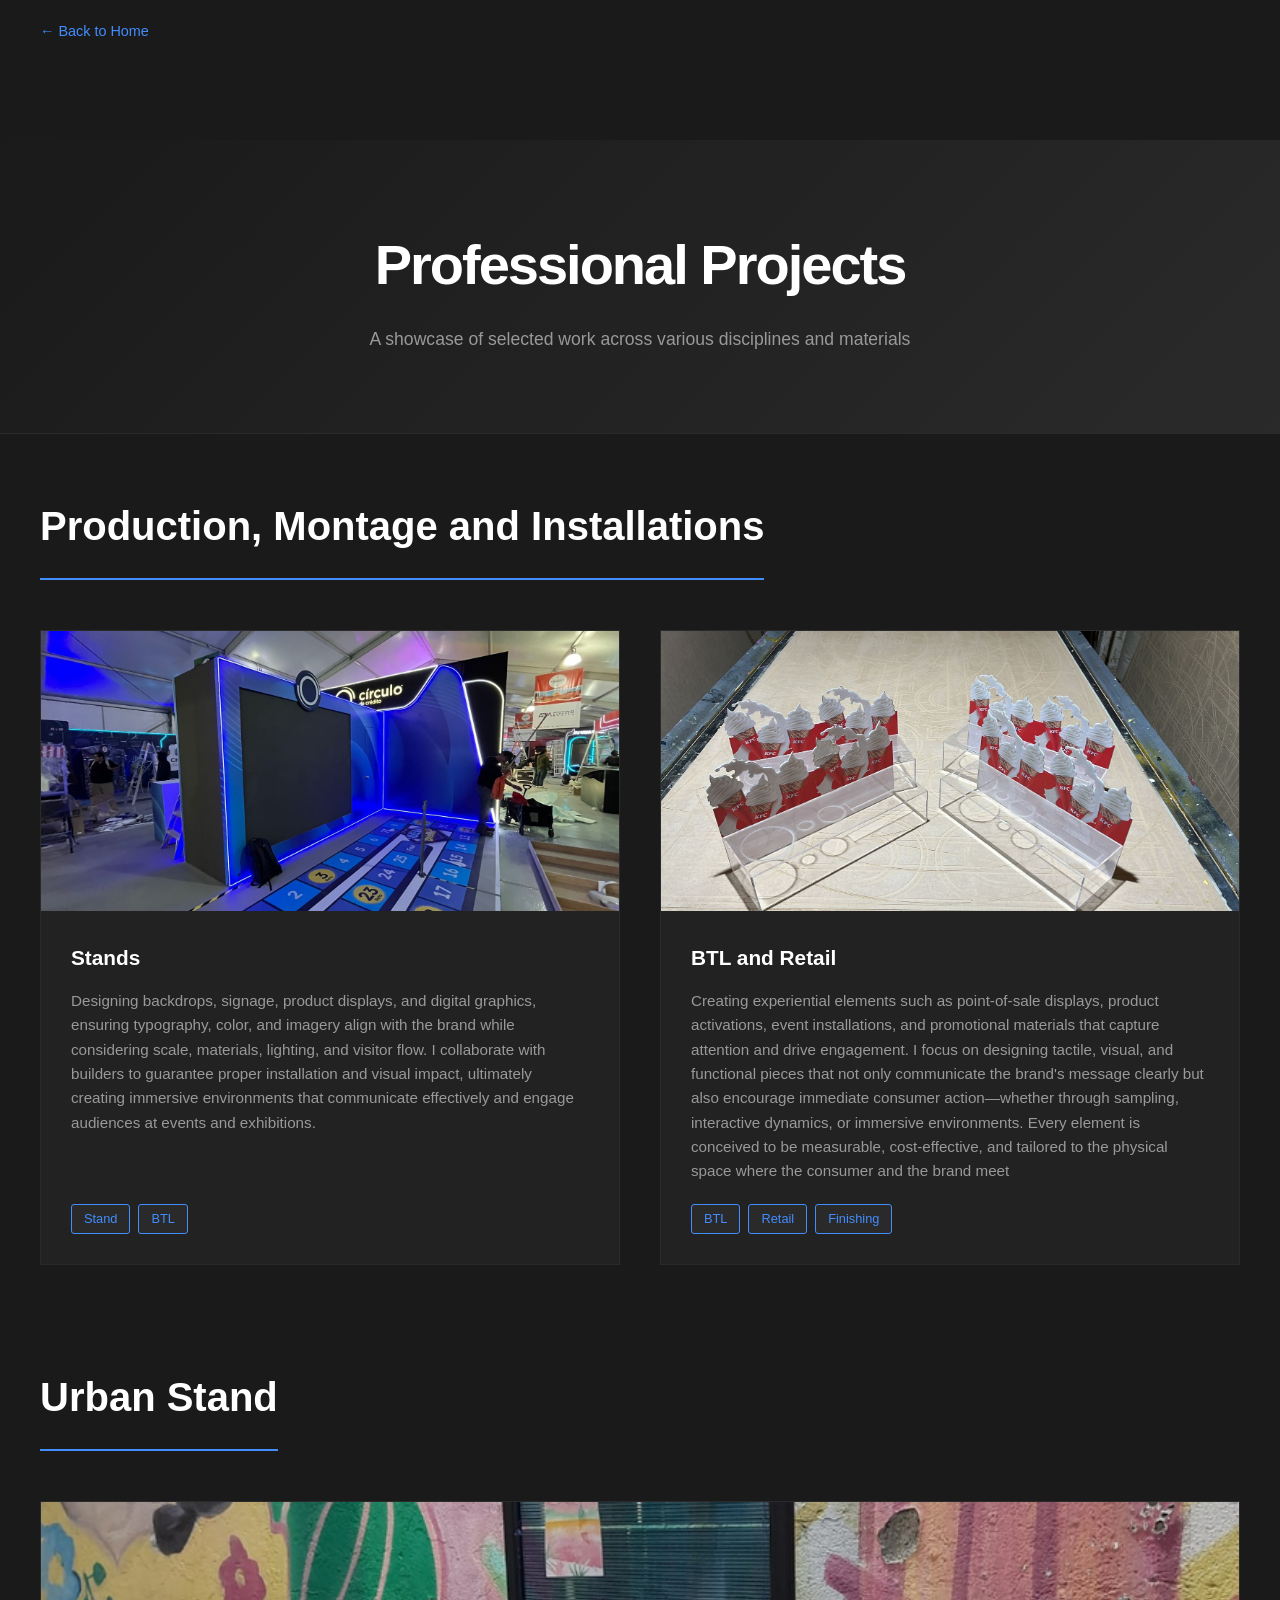
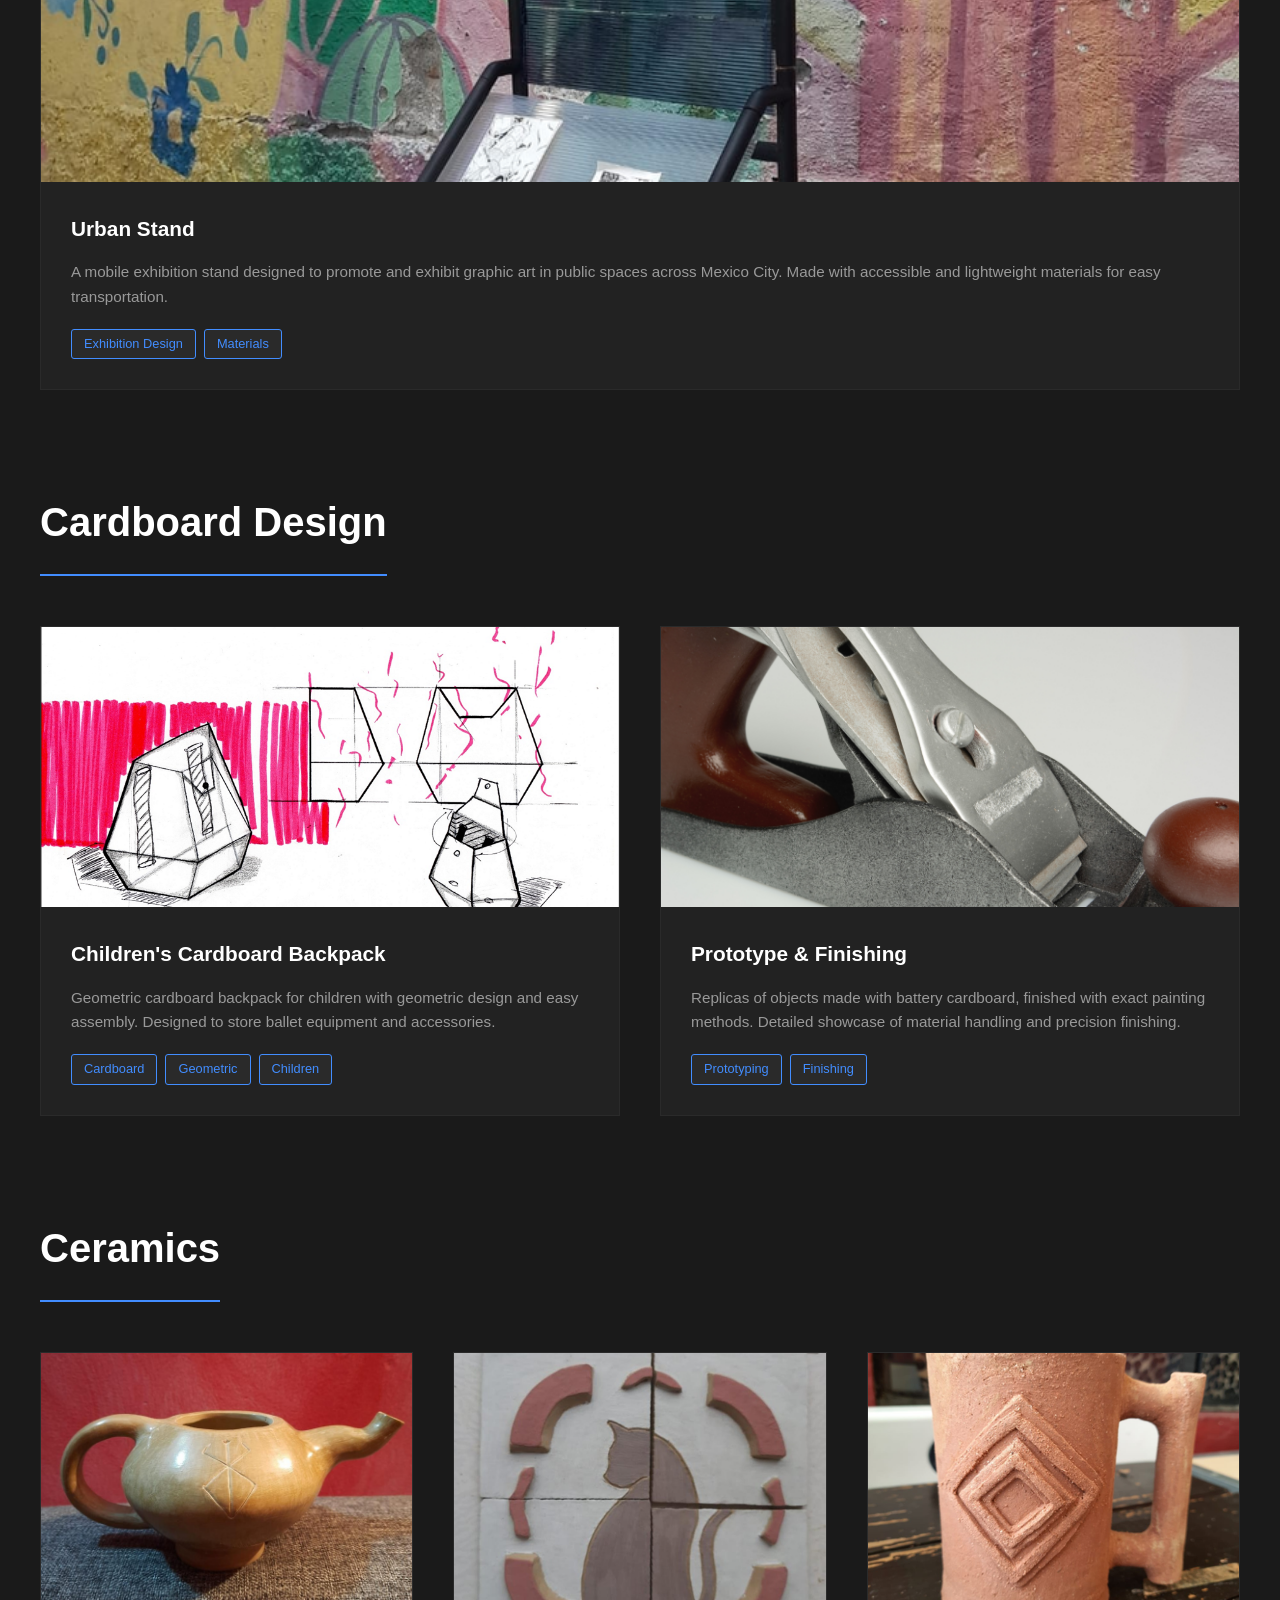
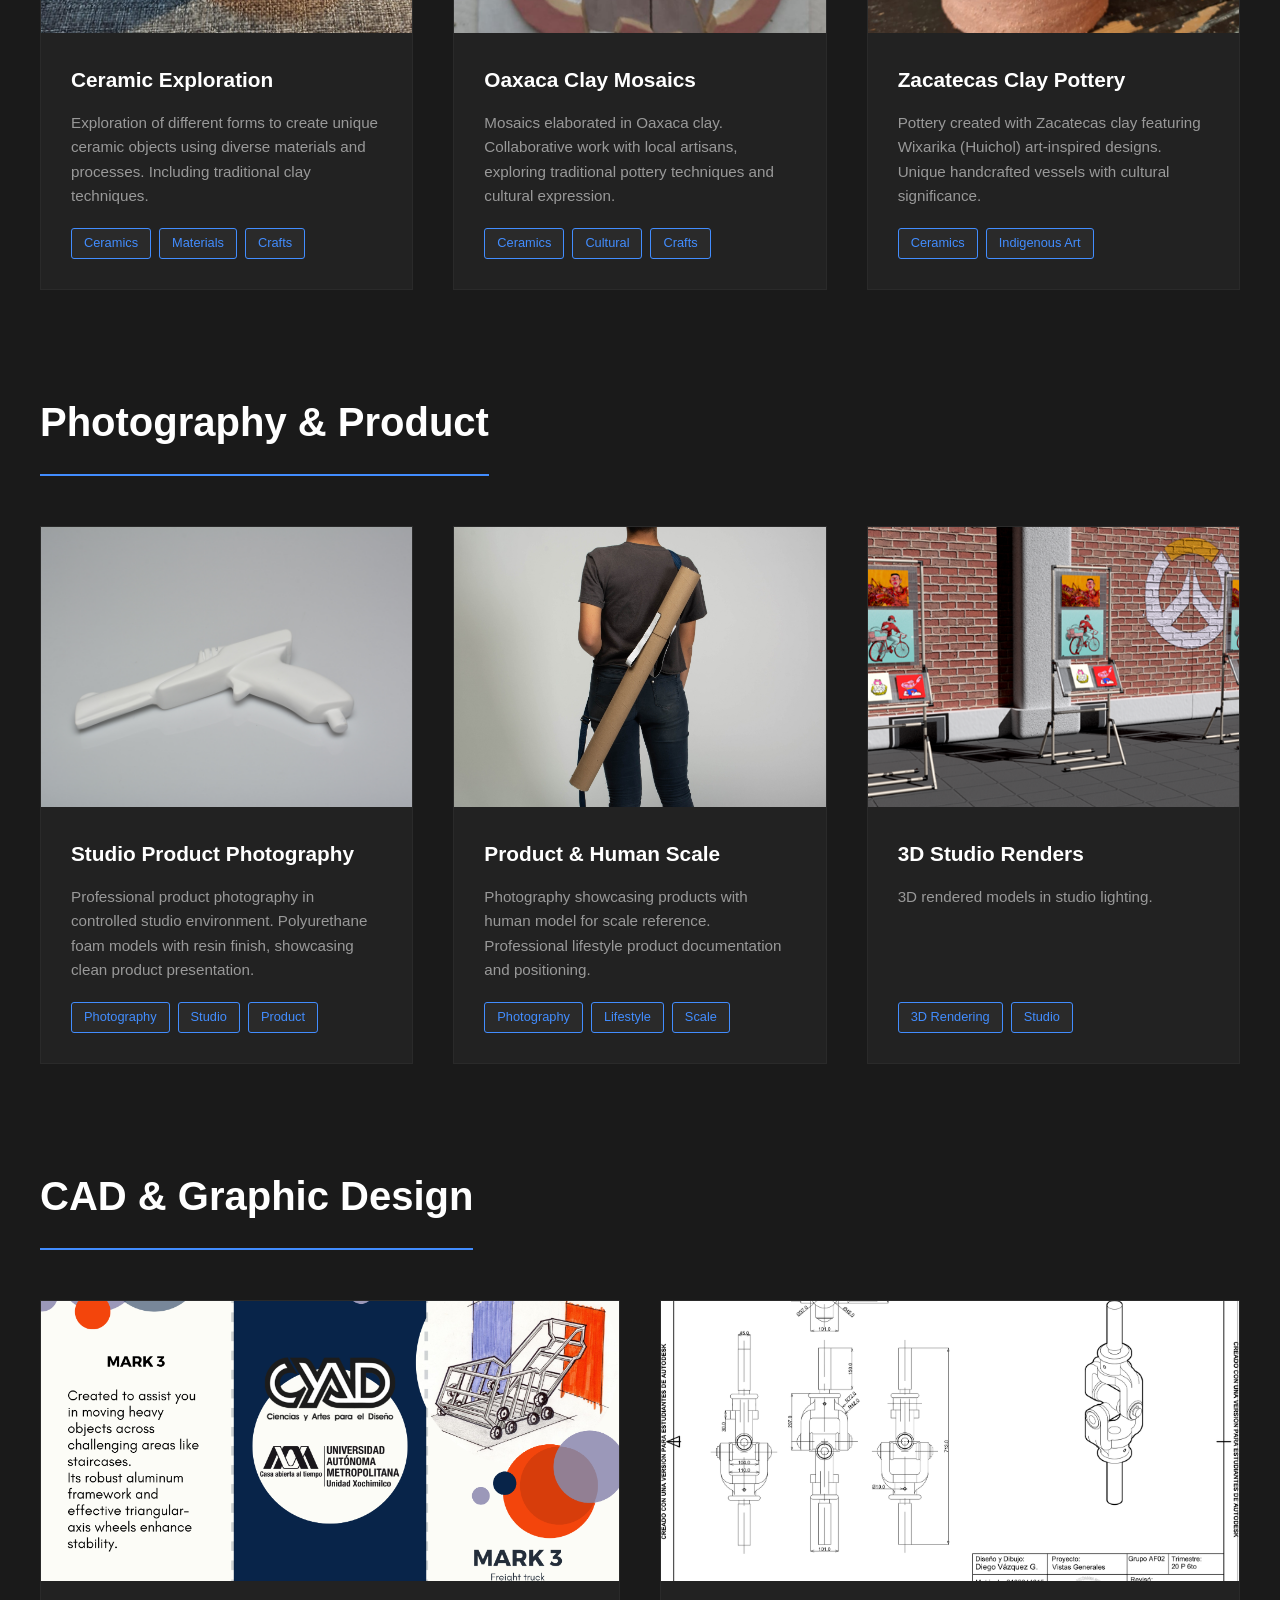
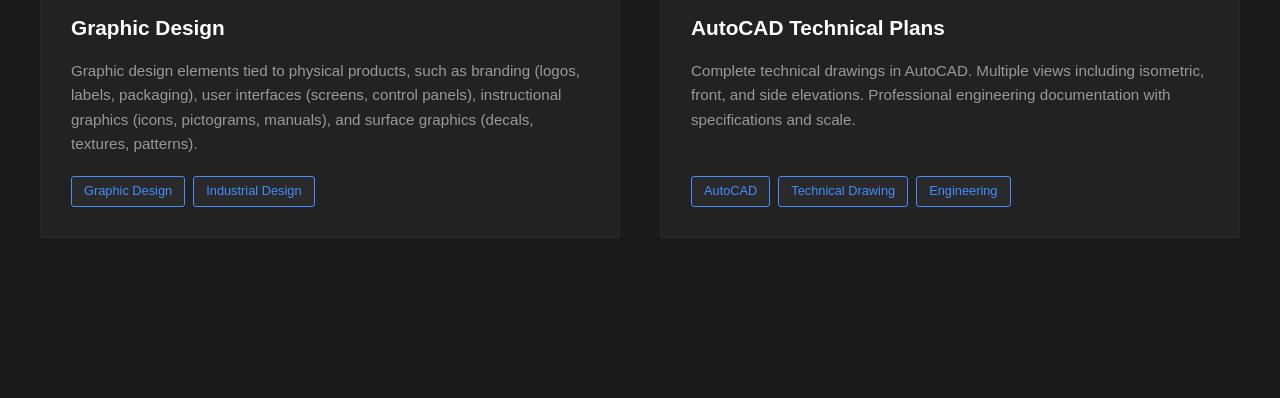
<file: portfolio.html>
<!DOCTYPE html>
<html lang="en">
<head>
    <meta charset="UTF-8">
    <meta name="viewport" content="width=device-width, initial-scale=1.0">
    <title>Portfolio - Diego Vázquez | Industrial Designer</title>
    <link rel="stylesheet" href="tooplate-graphite-creative.css">
    <style>
        /* Portfolio Page Specific Styles */
        body {
            background-color: #1a1a1a;
            color: #d0d0d0;
        }

        .portfolio-header {
            background: linear-gradient(135deg, #1a1a1a 0%, #2a2a2a 100%);
            padding: 80px 40px;
            text-align: center;
            border-bottom: 1px solid #2a2a2a;
            margin-top: 140px;
        }

        .portfolio-header h1 {
            font-size: 3.5rem;
            font-weight: 900;
            color: #fff;
            margin: 0;
            letter-spacing: -2px;
        }

        .portfolio-header p {
            font-size: 1.1rem;
            color: #999;
            margin-top: 15px;
        }

        .portfolio-container {
            max-width: 1400px;
            margin: 0 auto;
            padding: 60px 40px;
        }

        .project-category {
            margin-bottom: 100px;
        }

        .category-title {
            font-size: 2.5rem;
            font-weight: 900;
            color: #fff;
            margin-bottom: 50px;
            padding-bottom: 20px;
            border-bottom: 2px solid #428DFF;
            display: inline-block;
        }

        .category-grid {
            display: grid;
            grid-template-columns: repeat(auto-fit, minmax(350px, 1fr));
            gap: 40px;
            margin-bottom: 80px;
        }

        .project-card {
            background: #222;
            border: 1px solid #2a2a2a;
            overflow: hidden;
            cursor: pointer;
            transition: all 0.3s ease;
            display: flex;
            flex-direction: column;
        }

        .project-card:hover {
            border-color: #428DFF;
            transform: translateY(-5px);
            box-shadow: 0 10px 40px rgba(0, 102, 255, 0.1);
        }

        .project-image-container {
            width: 100%;
            height: 280px;
            background: #1a1a1a;
            overflow: hidden;
            position: relative;
        }

        .project-image-container img {
            width: 100%;
            height: 100%;
            object-fit: cover;
            transition: transform 0.3s ease;
        }

        .project-card:hover .project-image-container img {
            transform: scale(1.05);
        }

        .project-info {
            padding: 30px;
            flex: 1;
            display: flex;
            flex-direction: column;
        }

        .project-title {
            font-size: 1.3rem;
            font-weight: 700;
            color: #fff;
            margin: 0 0 15px 0;
        }

        .project-description {
            color: #999;
            font-size: 0.95rem;
            line-height: 1.6;
            flex: 1;
            margin-bottom: 20px;
        }

        .project-tags {
            display: flex;
            flex-wrap: wrap;
            gap: 8px;
        }

        .tag {
            background: #2a2a2a;
            color: #428DFF;
            padding: 4px 12px;
            border-radius: 3px;
            font-size: 0.8rem;
            border: 1px solid #428DFF;
        }

        /* Modal Styles */
        .modal {
            display: none;
            position: fixed;
            z-index: 1000;
            left: 0;
            top: 0;
            width: 100%;
            height: 100%;
            background-color: rgba(0, 0, 0, 0.95);
            animation: fadeIn 0.3s ease;
        }

        .modal.active {
            display: flex;
            align-items: center;
            justify-content: center;
        }

        @keyframes fadeIn {
            from { opacity: 0; }
            to { opacity: 1; }
        }

        .modal-content {
            background: #222;
            border: 1px solid #2a2a2a;
            max-width: 90%;
            max-height: 85vh;
            overflow-y: auto;
            padding: 50px;
            position: relative;
            animation: slideUp 0.3s ease;
        }

        @keyframes slideUp {
            from { transform: translateY(30px); opacity: 0; }
            to { transform: translateY(0); opacity: 1; }
        }

        .close-modal {
            position: absolute;
            right: 50px;
            top: 50px;
            font-size: 2rem;
            font-weight: bold;
            color: #999;
            cursor: pointer;
            transition: color 0.2s;
            background: none;
            border: none;
            padding: 0;
            z-index: 1001;
        }

        .close-modal:hover {
            color: #428DFF;
        }

        .modal-header {
            margin-bottom: 40px;
        }

        .modal-title {
            font-size: 2rem;
            font-weight: 900;
            color: #fff;
            margin: 0 0 10px 0;
        }

        .modal-category {
            color: #428DFF;
            font-size: 0.9rem;
            text-transform: uppercase;
            letter-spacing: 1px;
            margin-bottom: 20px;
        }

        .modal-images {
            display: grid;
            grid-template-columns: repeat(auto-fit, minmax(300px, 1fr));
            gap: 20px;
            margin: 40px 0;
        }

        .modal-image {
            width: 100%;
            height: auto;
            border: 1px solid #2a2a2a;
            border-radius: 3px;
        }

        .modal-description {
            color: #d0d0d0;
            line-height: 1.8;
            font-size: 1rem;
            margin: 30px 0;
        }

        .back-button {
            display: inline-block;
            margin-top: 40px;
            padding: 12px 30px;
            background: #428DFF;
            color: white;
            text-decoration: none;
            border: none;
            cursor: pointer;
            font-size: 0.95rem;
            font-weight: 600;
            transition: background 0.2s;
        }

        .back-button:hover {
            background: #0052cc;
        }

        .back-to-home {
            position: fixed;
            top: 20px;
            left: 40px;
            z-index: 100;
        }

        .back-to-home a {
            color: #428DFF;
            text-decoration: none;
            font-size: 0.9rem;
            display: flex;
            align-items: center;
            gap: 8px;
            transition: color 0.2s;
        }

        .back-to-home a:hover {
            color: #fff;
        }

        /* Lightbox Image Styles */
        .image-lightbox {
            display: none;
            position: fixed;
            z-index: 2000;
            left: 0;
            top: 0;
            width: 100%;
            height: 100%;
            background-color: rgba(0, 0, 0, 0.98);
            animation: fadeIn 0.3s ease;
        }

        .image-lightbox.active {
            display: flex;
            align-items: center;
            justify-content: center;
        }

        .lightbox-container {
            position: relative;
            max-width: 95%;
            max-height: 95vh;
            display: flex;
            flex-direction: column;
            align-items: center;
        }

        .lightbox-image {
            max-width: 100%;
            max-height: 60vh;
            object-fit: contain;
            animation: slideUp 0.3s ease;
        }

        .lightbox-close {
            position: absolute;
            top: 20px;
            right: 30px;
            font-size: 2.5rem;
            font-weight: bold;
            color: #999;
            cursor: pointer;
            transition: color 0.2s;
            background: none;
            border: none;
            padding: 0;
            z-index: 2001;
        }

        .lightbox-close:hover {
            color: #428DFF;
        }

        .lightbox-nav {
            position: absolute;
            top: 50%;
            transform: translateY(-50%);
            font-size: 2rem;
            color: #428DFF;
            background: rgba(0, 0, 0, 0.5);
            border: none;
            padding: 15px 20px;
            cursor: pointer;
            transition: all 0.2s;
            z-index: 2001;
        }

        .lightbox-nav:hover {
            background: rgba(66, 141, 255, 0.2);
        }

        .lightbox-prev {
            left: 20px;
        }

        .lightbox-next {
            right: 20px;
        }

        .lightbox-counter {
            position: absolute;
            bottom: 20px;
            left: 50%;
            transform: translateX(-50%);
            color: #999;
            font-size: 0.9rem;
            background: rgba(0, 0, 0, 0.5);
            padding: 8px 16px;
            border-radius: 3px;
            z-index: 2001;
        }

        .modal-image {
            cursor: pointer;
            transition: transform 0.2s, box-shadow 0.2s;
        }

        .modal-image:hover {
            transform: scale(1.02);
            box-shadow: 0 0 20px rgba(66, 141, 255, 0.3);
        }

        @media (max-width: 768px) {
            .portfolio-header {
                padding: 60px 20px;
                margin-top: 140px;
            }

            .portfolio-header h1 {
                font-size: 2.5rem;
            }

            .portfolio-container {
                padding: 40px 20px;
            }

            .category-title {
                font-size: 1.8rem;
            }

            .category-grid {
                grid-template-columns: 1fr;
                gap: 30px;
            }

            .modal-content {
                max-width: 95%;
                padding: 30px;
                max-height: 90vh;
            }

            .close-modal {
                right: 20px;
                top: 20px;
            }

            .modal-title {
                font-size: 1.5rem;
            }

            .modal-images {
                grid-template-columns: 1fr;
            }
        }
    </style>
</head>
<body>
    <div class="back-to-home">
        <a href="index.html">← Back to Home</a>
    </div>

    <div class="portfolio-header">
        <h1>Professional Projects</h1>
        <p>A showcase of selected work across various disciplines and materials</p>
    </div>

    <div class="portfolio-container">
        <div class="project-category">
            <h2 class="category-title">Production, Montage and Installations</h2>
            
            <div class="category-grid">
                <div class="project-card" onclick="openProjectModal(13)">
                    <div class="project-image-container">
                        <img src="images/portfolio/65.jpg" alt="Cardboard Design - Geometric Form">
                    </div>
                    <div class="project-info">
                        <h3 class="project-title">Stands</h3>
                        <p class="project-description">Designing backdrops, signage, product displays, and digital graphics, ensuring typography, color, and imagery align with the brand while considering scale, materials, lighting, and visitor flow. I collaborate with builders to guarantee proper installation and visual impact, ultimately creating immersive environments that communicate effectively and engage audiences at events and exhibitions.</p>
                        <div class="project-tags">
                            <span class="tag">Stand</span>
                            <span class="tag">BTL</span>
                        </div>
                    </div>
                </div>

                <div class="project-card" onclick="openProjectModal(14)">
                    <div class="project-image-container">
                        <img src="images/portfolio/61.jpg" alt="Cardboard Box Prototype">
                    </div>
                    <div class="project-info">
                        <h3 class="project-title">BTL and Retail</h3>
                        <p class="project-description">Creating experiential elements such as point-of-sale displays, product activations, event installations, and promotional materials that capture attention and drive engagement. I focus on designing tactile, visual, and functional pieces that not only communicate the brand's message clearly but also encourage immediate consumer action—whether through sampling, interactive dynamics, or immersive environments. Every element is conceived to be measurable, cost-effective, and tailored to the physical space where the consumer and the brand meet</p>
                        <div class="project-tags">
                            <span class="tag">BTL</span>
                            <span class="tag">Retail</span>
                            <span class="tag">Finishing</span>
                        </div>
                    </div>
                </div>
            </div>
        </div>
        <!-- Project 1: Stand Transitorio -->
        <div class="project-category">
            <h2 class="category-title">Urban Stand</h2>
            <div class="category-grid">
                <div class="project-card" onclick="openProjectModal(1)">
                    <div class="project-image-container">
                        <img src="images/portfolio/19.png" alt="Stand Transitorio - Vista 1">
                    </div>
                    <div class="project-info">
                        <h3 class="project-title">Urban Stand</h3>
                        <p class="project-description">A mobile exhibition stand designed to promote and exhibit graphic art in public spaces across Mexico City. Made with accessible and lightweight materials for easy transportation.</p>
                        <div class="project-tags">
                            <span class="tag">Exhibition Design</span>
                            <span class="tag">Materials</span>
                        </div>
                    </div>
                </div>
            </div>
        </div>

        <!-- Project 2: Cartón -->
        <div class="project-category">
            <h2 class="category-title">Cardboard Design</h2>
            
            <div class="category-grid">
                <div class="project-card" onclick="openProjectModal(2)">
                    <div class="project-image-container">
                        <img src="images/portfolio/25.png" alt="Cardboard Design - Geometric Form">
                    </div>
                    <div class="project-info">
                        <h3 class="project-title">Children's Cardboard Backpack</h3>
                        <p class="project-description">Geometric cardboard backpack for children with geometric design and easy assembly. Designed to store ballet equipment and accessories.</p>
                        <div class="project-tags">
                            <span class="tag">Cardboard</span>
                            <span class="tag">Geometric</span>
                            <span class="tag">Children</span>
                        </div>
                    </div>
                </div>

                <div class="project-card" onclick="openProjectModal(4)">
                    <div class="project-image-container">
                        <img src="images/portfolio/38.jpg" alt="Cardboard Box Prototype">
                    </div>
                    <div class="project-info">
                        <h3 class="project-title">Prototype & Finishing</h3>
                        <p class="project-description">Replicas of objects made with battery cardboard, finished with exact painting methods. Detailed showcase of material handling and precision finishing.</p>
                        <div class="project-tags">
                            <span class="tag">Prototyping</span>
                            <span class="tag">Finishing</span>
                        </div>
                    </div>
                </div>
            </div>
        </div>

        <!-- Project 3: Cerámica -->
        <div class="project-category">
            <h2 class="category-title">Ceramics</h2>
            
            <div class="category-grid">
                <div class="project-card" onclick="openProjectModal(5)">
                    <div class="project-image-container">
                        <img src="images/portfolio/40.png" alt="Ceramic - Tetera">
                    </div>
                    <div class="project-info">
                        <h3 class="project-title">Ceramic Exploration</h3>
                        <p class="project-description">Exploration of different forms to create unique ceramic objects using diverse materials and processes. Including traditional clay techniques.</p>
                        <div class="project-tags">
                            <span class="tag">Ceramics</span>
                            <span class="tag">Materials</span>
                            <span class="tag">Crafts</span>
                        </div>
                    </div>
                </div>

                <div class="project-card" onclick="openProjectModal(6)">
                    <div class="project-image-container">
                        <img src="images/portfolio/43.png" alt="Ceramic Mosaics">
                    </div>
                    <div class="project-info">
                        <h3 class="project-title">Oaxaca Clay Mosaics</h3>
                        <p class="project-description">Mosaics elaborated in Oaxaca clay. Collaborative work with local artisans, exploring traditional pottery techniques and cultural expression.</p>
                        <div class="project-tags">
                            <span class="tag">Ceramics</span>
                            <span class="tag">Cultural</span>
                            <span class="tag">Crafts</span>
                        </div>
                    </div>
                </div>

                <div class="project-card" onclick="openProjectModal(7)">
                    <div class="project-image-container">
                        <img src="images/portfolio/42.png" alt="Zacatecas Clay Pottery">
                    </div>
                    <div class="project-info">
                        <h3 class="project-title">Zacatecas Clay Pottery</h3>
                        <p class="project-description">Pottery created with Zacatecas clay featuring Wixarika (Huichol) art-inspired designs. Unique handcrafted vessels with cultural significance.</p>
                        <div class="project-tags">
                            <span class="tag">Ceramics</span>
                            <span class="tag">Indigenous Art</span>
                        </div>
                    </div>
                </div>
            </div>
        </div>

        <!-- Project 4: Fotografía -->
        <div class="project-category">
            <h2 class="category-title">Photography & Product</h2>
            
            <div class="category-grid">
                <div class="project-card" onclick="openProjectModal(8)">
                    <div class="project-image-container">
                        <img src="images/portfolio/47.jpg" alt="Studio Photography - Products">
                    </div>
                    <div class="project-info">
                        <h3 class="project-title">Studio Product Photography</h3>
                        <p class="project-description">Professional product photography in controlled studio environment. Polyurethane foam models with resin finish, showcasing clean product presentation.</p>
                        <div class="project-tags">
                            <span class="tag">Photography</span>
                            <span class="tag">Studio</span>
                            <span class="tag">Product</span>
                        </div>
                    </div>
                </div>

                <div class="project-card" onclick="openProjectModal(9)">
                    <div class="project-image-container">
                        <img src="images/portfolio/49.jpg" alt="Product with Model">
                    </div>
                    <div class="project-info">
                        <h3 class="project-title">Product & Human Scale</h3>
                        <p class="project-description">Photography showcasing products with human model for scale reference. Professional lifestyle product documentation and positioning.</p>
                        <div class="project-tags">
                            <span class="tag">Photography</span>
                            <span class="tag">Lifestyle</span>
                            <span class="tag">Scale</span>
                        </div>
                    </div>
                </div>

                <div class="project-card" onclick="openProjectModal(10)">
                    <div class="project-image-container">
                        <img src="images/portfolio/23.png" alt="3D Studio Render">
                    </div>
                    <div class="project-info">
                        <h3 class="project-title">3D Studio Renders</h3>
                        <p class="project-description">3D rendered models in studio lighting.</p>
                        <div class="project-tags">
                            <span class="tag">3D Rendering</span>
                            <span class="tag">Studio</span>
                        </div>
                    </div>
                </div>
            </div>
        </div>

        <!-- Project 5: CAD & Graphic Design -->
        <div class="project-category">
            <h2 class="category-title">CAD & Graphic Design</h2>
            
            <div class="category-grid">
                <div class="project-card" onclick="openProjectModal(11)">
                    <div class="project-image-container">
                        <img src="images/portfolio/58.png" alt="Graphic Design - Cargo Cart Design">
                    </div>
                    <div class="project-info">
                        <h3 class="project-title">Graphic Design</h3>
                        <p class="project-description">Graphic design elements tied to physical products, such as branding (logos, labels, packaging), user interfaces (screens, control panels), instructional graphics (icons, pictograms, manuals), and surface graphics (decals, textures, patterns).</p>
                        <div class="project-tags">
                            <span class="tag">Graphic Design</span>
                            <span class="tag">Industrial Design</span>
                        </div>
                    </div>
                </div>

                <div class="project-card" onclick="openProjectModal(12)">
                    <div class="project-image-container">
                        <img src="images/portfolio/56.png" alt="AutoCAD Technical Plans">
                    </div>
                    <div class="project-info">
                        <h3 class="project-title">AutoCAD Technical Plans</h3>
                        <p class="project-description">Complete technical drawings in AutoCAD. Multiple views including isometric, front, and side elevations. Professional engineering documentation with specifications and scale.</p>
                        <div class="project-tags">
                            <span class="tag">AutoCAD</span>
                            <span class="tag">Technical Drawing</span>
                            <span class="tag">Engineering</span>
                        </div>
                    </div>
                </div>
            </div>
        </div>
    </div>

    <!-- Modal for project details -->
    <div id="projectModal" class="modal">
        <button class="close-modal" onclick="closeProjectModal()">×</button>
        <div class="modal-content">
            <div id="modalBody"></div>
        </div>
    </div>

    <!-- Lightbox for full-size images -->
    <div id="imageLightbox" class="image-lightbox">
        <button class="lightbox-close" onclick="closeLightbox()">×</button>
        <div class="lightbox-container">
            <img id="lightboxImage" class="lightbox-image" alt="Full size image">
            <button class="lightbox-nav lightbox-prev" onclick="previousImage()">❮</button>
            <button class="lightbox-nav lightbox-next" onclick="nextImage()">❯</button>
            <div class="lightbox-counter">
                <span id="imageCounter"></span>
            </div>
        </div>
    </div>

    <script>
        const projects = {
            1: {
                title: "Stand Transitorio",
                category: "Exhibition Design",
                description: "This project demonstrates a perspective that allows us to channel art in community spaces as an alternative to the heterogeneity of artistic spaces, such as museums, in their majority located within the Mexico City downtown area.\n\nIt is a stand that allows the graphic artist to promote and exhibit their art in public places. Made with accessible and lightweight materials for easy transportation.",
                images: ["images/portfolio/19.png", "images/portfolio/20.png", "images/portfolio/23.png"]
            },
            2: {
                title: "Children's Cardboard Backpack",
                category: "Cardboard Design",
                description: "Geometric cardboard backpack (Mochila de cartón) designed for children, specifically for storing ballet equipment. Easy-to-assemble design with a vibrant color scheme and elegant geometric patterns. This piece combines functionality with creative, dynamic design forms.",
                images: ["images/portfolio/25.png", "images/portfolio/30.jpg", "images/portfolio/31.jpg", "images/portfolio/32.png"]
            },
            3: {
                title: "Cardboard Box - Technical Drawing",
                category: "Cardboard Design",
                description: "Exact replica cardboard box with rigid red structure and technical drawings. Includes complete orthographic views (top view, front view, isometric view, and right profile view). Professional engineering documentation with precise unfolding pattern (despliegue) showing construction methods.",
                images: ["images/portfolio/24.png"]
            },
            4: {
                title: "Cardboard Battery Replicas & Finishing",
                category: "Cardboard Design",
                description: "Replicas of objects elaborated with cartón batería (specialty cardboard), finished with various exact painting and coating methods. This showcase demonstrates precision prototyping techniques, careful material handling, and professional finishing methods. Includes carpenter's plane replicas and detailed surface treatments.",
                images: ["images/portfolio/33.png", "images/portfolio/34.png", "images/portfolio/35.png", "images/portfolio/36.jpg", "images/portfolio/38.jpg"]
            },
            5: {
                title: "Ceramic Exploration & Forms",
                category: "Ceramics",
                description: "Exploration of distinct forms to create unique ceramic objects using diverse materials and traditional processes. Work includes tetera (teapot) elaborated in Oaxaca clay with golden glaze and geometric geometric pattern details. Demonstrates mastery of hand-building and glazing techniques.",
                images: ["images/portfolio/40.png"]
            },
            6: {
                title: "Oaxaca Clay Mosaics",
                category: "Ceramics",
                description: "Mosaic work elaborated in Oaxaca clay (barro de Oaxaca). Collaborative project with local artisans exploring traditional pottery techniques and cultural expression through geometric and abstract design patterns.",
                images: ["images/portfolio/43.png"]
            },
            7: {
                title: "Zacatecas Clay Pottery & Wixarika Art",
                category: "Ceramics",
                description: "Handcrafted pottery created with Zacatecas clay featuring Wixarika (Huichol) art-inspired designs. Unique vessel combining traditional ceramic hand-building techniques with indigenous artistic patterns and cultural significance.",
                images: ["images/portfolio/41.png", "images/portfolio/42.png" ]
            },
            8: {
                title: "Studio Product Photography",
                category: "Photography & Product",
                description: "Professional studio product photography of polyurethane foam models with resin coating. Pristine white primer finish with professional lighting setup. Studio photography showcases clean product presentation with careful attention to lighting and composition, 2019.",
                images: ["images/portfolio/36.jpg","images/portfolio/47.jpg", "images/portfolio/48.jpg" ]
            },
            9: {
                title: "Product Photography with Human Model",
                category: "Photography & Product",
                description: "Professional lifestyle product documentation with human model showing scale reference. Demonstrates product in real-world context for proper sizing perception and functional understanding. Carefully styled and professionally photographed, 2019.",
                images: ["images/portfolio/49.jpg", "images/portfolio/50.jpg"]
            },
            10: {
                title: "3D Renders in Studio Environment",
                category: "Photography & Product",
                description: "3D rendered studio photography rendering and studio lighting techniques",
                images: ["images/portfolio/23.png"]
            },
            11: {
                title: "Graphic Design",
                category: "CAD & Graphic Design",
                description: "Graphic design elements tied to physical products, such as branding (logos, labels, packaging), user interfaces (screens, control panels), instructional graphics (icons, pictograms, manuals), and surface graphics (decals, textures, patterns).",
                images: ["images/portfolio/57.png", "images/portfolio/58.png"]
            },
            12: {
                title: "AutoCAD Technical Plans",
                category: "CAD & Graphic Design",
                description: "Professional technical engineering drawings created with AutoCAD VI software. Complete specification sheets including top, front, side, and isometric views. Full dimensioning and parts labeling for precise manufacturing reference. Comprehensive technical documentation with industrial standard line work, 2020.",
                images: ["images/portfolio/56.png", "images/portfolio/55.png", "images/portfolio/54.png"]
            },
            13: {
                title: "Stands",
                category: "Production, Montage and Installations",
                description: "Designing backdrops, signage, product displays, and digital graphics, ensuring typography, color, and imagery align with the brand while considering scale, materials, lighting, and visitor flow. I collaborate with builders to guarantee proper installation and visual impact, ultimately creating immersive environments that communicate effectively and engage audiences at events and exhibitions.",
                images: ["images/portfolio/60.jpg", "images/portfolio/62.jpg", "images/portfolio/65.jpg"]
            },
            14: {
                title: "BTL and Retail",
                category: "Production, Montage and Installations",
                description: "Creating experiential elements such as point-of-sale displays, product activations, event installations, and promotional materials that capture attention and drive engagement. I focus on designing tactile, visual, and functional pieces that not only communicate the brand's message clearly but also encourage immediate consumer action—whether through sampling, interactive dynamics, or immersive environments. Every element is conceived to be measurable, cost-effective, and tailored to the physical space where the consumer and the brand meet",
                images: ["images/portfolio/59.jpg", "images/portfolio/61.jpg", "images/portfolio/63.jpg"]
            }
        };

        // Lightbox state
        let currentLightboxImages = [];
        let currentImageIndex = 0;

        function openProjectModal(projectId) {
            const project = projects[projectId];
            currentLightboxImages = project.images;
            
            let imagesHtml = project.images.map((img, index) => 
                `<img src="${img}" alt="${project.title}" class="modal-image" onclick="openImageLightbox(${index})">`
            ).join('');

            const modal = document.getElementById('projectModal');
            const modalBody = document.getElementById('modalBody');
            
            modalBody.innerHTML = `
                <div class="modal-header">
                    <div class="modal-category">${project.category}</div>
                    <h2 class="modal-title">${project.title}</h2>
                </div>
                <div class="modal-images">
                    ${imagesHtml}
                </div>
                <div class="modal-description">
                    ${project.description.split('\n').map(p => `<p>${p}</p>`).join('')}
                </div>
                <button class="back-button" onclick="closeProjectModal()">Close</button>
            `;
            
            modal.classList.add('active');
            document.body.style.overflow = 'hidden';
        }

        function closeProjectModal() {
            const modal = document.getElementById('projectModal');
            modal.classList.remove('active');
            document.body.style.overflow = 'auto';
        }

        function openImageLightbox(index) {
            currentImageIndex = index;
            updateLightboxImage();
            const lightbox = document.getElementById('imageLightbox');
            lightbox.classList.add('active');
        }

        function closeLightbox() {
            const lightbox = document.getElementById('imageLightbox');
            lightbox.classList.remove('active');
        }

        function updateLightboxImage() {
            const lightboxImage = document.getElementById('lightboxImage');
            const imageCounter = document.getElementById('imageCounter');
            
            lightboxImage.src = currentLightboxImages[currentImageIndex];
            imageCounter.textContent = `${currentImageIndex + 1} / ${currentLightboxImages.length}`;
        }

        function nextImage() {
            currentImageIndex = (currentImageIndex + 1) % currentLightboxImages.length;
            updateLightboxImage();
        }

        function previousImage() {
            currentImageIndex = (currentImageIndex - 1 + currentLightboxImages.length) % currentLightboxImages.length;
            updateLightboxImage();
        }

        // Close modal when clicking outside content
        document.getElementById('projectModal').addEventListener('click', function(e) {
            if (e.target === this) {
                closeProjectModal();
            }
        });

        // Close lightbox when clicking outside
        document.getElementById('imageLightbox').addEventListener('click', function(e) {
            if (e.target === this) {
                closeLightbox();
            }
        });

        // Keyboard navigation
        document.addEventListener('keydown', function(e) {
            const lightbox = document.getElementById('imageLightbox');
            
            if (lightbox.classList.contains('active')) {
                if (e.key === 'Escape') {
                    closeLightbox();
                } else if (e.key === 'ArrowRight') {
                    nextImage();
                } else if (e.key === 'ArrowLeft') {
                    previousImage();
                }
            } else if (e.key === 'Escape') {
                closeProjectModal();
            }
        });
    </script>
</body>
</html>
</file>
<file: tooplate-graphite-creative.css>
@charset "utf-8";
/* CSS Document

Portfolio Styling

*/

* {
	margin: 0;
	padding: 0;
	box-sizing: border-box;
}

html {
	scroll-behavior: smooth;
}

body {
	font-family: 'Segoe UI', Tahoma, Geneva, Verdana, sans-serif;
	background-color: #1a1a1a;
	color: #d0d0d0;
	line-height: 1.6;
}

/* HEADER */
header {
	height: 140px;
	background-color: #121212;
	border-bottom: 1px solid #2a2a2a;
	display: flex;
	align-items: center;
	justify-content: space-between;
	padding: 0 60px;
	position: sticky;
	top: 0;
	z-index: 100;
}

.header-container {
	max-width: 1200px;
	margin: 0 auto;
	width: 100%;
	display: flex;
	align-items: center;
	justify-content: space-between;
}

.logo-area {
	display: flex;
	align-items: center;
	gap: 20px;
	cursor: pointer;
	text-decoration: none;
	color: #d0d0d0;
	transition: all 0.3s ease;
}

.logo-area:hover {
	opacity: 0.8;
}

.logo-vector {
	width: 80px;
	height: 80px;
	background: linear-gradient(135deg, #444 0%, #333 100%);
	clip-path: polygon(0 0, 100% 0, 80% 100%, 0 80%);
	display: flex;
	align-items: center;
	justify-content: center;
	font-weight: bold;
	color: white;
	font-size: 24px;
}

.logo-text h1 {
	font-size: 28px;
	font-weight: 700;
	letter-spacing: -0.5px;
}

.logo-text p {
	font-size: 12px;
	color: #777;
	margin-top: 4px;
	letter-spacing: 2px;
	text-transform: uppercase;
}

/* NAVIGATION */
nav {
	display: flex;
	gap: 16px;
	align-items: center;
}

nav a {
	height: 60px;
	padding: 0 32px;
	display: flex;
	align-items: center;
	background-color: #222;
	color: #d0d0d0;
	text-decoration: none;
	font-size: 15px;
	font-weight: 600;
	border-left: 2px solid #555;
	border-bottom: 2px solid #555;
	transition: all 0.3s ease;
	position: relative;
	overflow: hidden;
	cursor: pointer;
	clip-path: polygon(0 0, 85% 0, 100% 100%, 0 100%);
}

nav a::before {
	content: '';
	position: absolute;
	bottom: 0;
	left: 0;
	width: 100%;
	height: 0;
	background-color: #444;
	transition: height 0.3s ease;
	z-index: -1;
}

nav a:hover,
nav a.active {
	color: white;
}

nav a:hover::before,
nav a.active::before {
	height: 20%;
}

/* MOBILE MENU TOGGLE */
.menu-toggle {
	display: none;
	flex-direction: column;
	gap: 6px;
	cursor: pointer;
	background: none;
	border: none;
	padding: 0;
}

.menu-toggle span {
	width: 28px;
	height: 3px;
	background-color: #d0d0d0;
	transition: all 0.3s ease;
}

/* MAIN SECTIONS */
main {
	min-height: calc(100vh - 200px);
}

/* HERO SECTION */
.section-hero {
	min-height: 480px;
	display: flex;
	align-items: center;
	padding: 60px;
	background-color: #1a1a1a;
	position: relative;
	overflow: hidden;
}

.hero-container {
	max-width: 1200px;
	margin: 0 auto;
	width: 100%;
	display: flex;
	gap: 60px;
	align-items: center;
}

.hero-left {
	flex: 1;
	z-index: 2;
}

.hero-line {
	width: 100px;
	height: 3px;
	background: #555;
	margin: 0 0 30px 0;
}

.hero-left h2 {
	font-size: 48px;
	font-weight: 600;
	margin-bottom: 24px;
	letter-spacing: -0.5px;
}

.hero-left p {
	font-size: 18px;
	color: #999;
	margin-bottom: 40px;
	line-height: 1.8;
}

.cta-button {
	display: inline-block;
	padding: 18px 50px;
	background-color: #333;
	color: white;
	text-decoration: none;
	font-weight: 600;
	font-size: 15px;
	border: none;
	border-left: 2px solid #555;
	border-bottom: 2px solid #555;
	transition: all 0.3s ease;
	letter-spacing: 0.5px;
	cursor: pointer;
	position: relative;
	overflow: hidden;
	clip-path: polygon(0 0, 90% 0, 100% 100%, 0 100%);
}

.cta-button::before {
	content: '';
	position: absolute;
	bottom: 0;
	left: 0;
	width: 100%;
	height: 0;
	background-color: #444;
	transition: height 0.3s ease;
	z-index: -1;
}

.cta-button:hover {
	color: white;
}

.cta-button:hover::before {
	height: 20%;
}

/* PROFILE IMAGE CONTAINER */
.profile-image-container {
	flex: 1;
	position: relative;
	height: 400px;
	overflow: hidden;
	border: 1px solid #2a2a2a;
	background-color: #222;
	background-image: linear-gradient(135deg, #222 0%, #2a2a2a 100%);
	display: flex;
	align-items: center;
	justify-content: center;
	padding: 20px;
}

.profile-image {
	max-width: 100%;
	max-height: 100%;
	display: block;
	transition: transform 0.3s ease;
	object-fit: contain;
}

.profile-image-container:hover .profile-image {
	transform: scale(1.05);
}

/* SERVICES SECTION - REDESIGNED WITH NUMBERS */
.section-services {
	padding: 120px 60px;
	background-color: #121212;
	border-top: 1px solid #2a2a2a;
}

.services-container {
	max-width: 1200px;
	margin: 0 auto;
}

.section-title {
	font-size: 52px;
	font-weight: 800;
	margin-bottom: 80px;
	text-align: center;
	letter-spacing: -0.5px;
}

.services-grid {
	display: grid;
	grid-template-columns: repeat(auto-fit, minmax(320px, 1fr));
	gap: 0;
}

.service-card {
	padding: 40px;
	background-color: transparent;
	border-right: 1px solid #2a2a2a;
	border-bottom: 1px solid #2a2a2a;
	transition: all 0.3s ease;
	position: relative;
	overflow: hidden;
}

.service-card:nth-child(3n) {
	border-right: none;
}

.service-card:nth-last-child(-n+3) {
	border-bottom: none;
}

.service-card::before {
	content: '';
	position: absolute;
	top: 0;
	left: 0;
	width: 4px;
	height: 0;
	background: linear-gradient(180deg, #555 0%, #333 100%);
	transition: height 0.3s ease;
}

.service-card:hover::before {
	height: 100%;
}

.service-number {
	font-size: 42px;
	font-weight: 300;
	color: #333;
	margin-bottom: 20px;
	position: relative;
	display: inline-block;
}
}

.service-card:hover .service-number {
	color: #555;
}

.service-number::after {
	content: '';
	position: absolute;
	bottom: -5px;
	left: 0;
	width: 100%;
	height: 1px;
	background: #555;
	transform: scaleX(0);
	transition: transform 0.3s ease;
}

.service-card:hover .service-number::after {
	transform: scaleX(1);
}

.service-card h3 {
	font-size: 24px;
	margin-bottom: 16px;
	font-weight: 700;
}

.service-card p {
	color: #999;
	font-size: 15px;
	line-height: 1.8;
}

/* PROFESSIONAL EXPERIENCE SECTION */
.section-experience {
	padding: 120px 60px;
	background-color: #1a1a1a;
	border-top: 1px solid #2a2a2a;
}

.experience-container {
	max-width: 1200px;
	margin: 0 auto;
}

.experience-timeline {
	display: flex;
	flex-direction: column;
	gap: 48px;
}

.experience-item {
	padding: 32px;
	background: #222;
	border: 1px solid #2a2a2a;
	border-left: 4px solid #428DFF;
	transition: all 0.3s ease;
}

.experience-item:hover {
	border-color: #428DFF;
	background: #2a2a2a;
	transform: translateX(8px);
	box-shadow: 0 8px 24px rgba(0, 102, 255, 0.1);
}

.experience-header {
	margin-bottom: 16px;
	display: flex;
	flex-direction: column;
	gap: 8px;
}

.experience-header h3 {
	font-size: 22px;
	font-weight: 700;
	color: #fff;
	margin: 0;
}

.experience-company {
	font-size: 13px;
	color: #428DFF;
	font-weight: 600;
	text-transform: uppercase;
	letter-spacing: 1px;
}

.experience-period {
	font-size: 12px;
	color: #777;
	font-weight: 500;
}

.experience-description {
	font-size: 15px;
	color: #999;
	line-height: 1.8;
	margin-bottom: 20px;
}

.experience-tags {
	display: flex;
	flex-wrap: wrap;
	gap: 10px;
}

.experience-tags .tag {
	display: inline-block;
	background: transparent;
	color: #428DFF;
	border: 1px solid #428DFF;
	padding: 6px 14px;
	border-radius: 3px;
	font-size: 12px;
	font-weight: 500;
	transition: all 0.2s ease;
}

.experience-tags .tag:hover {
	background: #428DFF;
	color: #fff;
}

/* PORTFOLIO SECTION */
.section-portfolio {
	padding: 120px 60px;
	background-color: #1a1a1a;
	border-top: 1px solid #2a2a2a;
}

.portfolio-container {
	max-width: 1200px;
	margin: 0 auto;
}

.portfolio-grid {
	display: grid;
	grid-template-columns: repeat(auto-fit, minmax(300px, 1fr));
	gap: 30px;
}

.portfolio-item {
	aspect-ratio: 16/10;
	background: #222;
	border: 1px solid #2a2a2a;
	overflow: hidden;
	position: relative;
	cursor: pointer;
}

.portfolio-item::before {
	content: '';
	position: absolute;
	top: 0;
	left: 0;
	right: 0;
	bottom: 0;
	background: linear-gradient(135deg, #000 0%, transparent 100%);
	opacity: 0;
	transition: opacity 0.3s ease;
	z-index: 1;
}

.portfolio-item:hover::before {
	opacity: 0.4;
}

.portfolio-item img {
	width: 100%;
	height: 100%;
	object-fit: cover;
	transition: transform 0.3s ease;
}

.portfolio-item:hover img {
	transform: scale(1.05);
}

.portfolio-label {
	position: absolute;
	bottom: 0;
	left: 0;
	right: 0;
	padding: 24px;
	background: linear-gradient(180deg, transparent 0%, rgba(18, 18, 18, 0.98) 100%);
	transform: translateY(20px);
	transition: transform 0.3s ease;
	z-index: 2;
}

.portfolio-item:hover .portfolio-label {
	transform: translateY(0);
}

.portfolio-label h3 {
	font-size: 18px;
	margin-bottom: 6px;
	font-weight: 700;
}

.portfolio-label p {
	font-size: 13px;
	color: #777;
}

/* ABOUT SECTION */
.section-about {
	padding: 120px 60px;
	background-color: #121212;
	border-top: 1px solid #2a2a2a;
}

.about-container {
	max-width: 1200px;
	margin: 0 auto;
	display: grid;
	grid-template-columns: 1fr 1fr;
	gap: 80px;
	align-items: center;
}

.about-content h3 {
	font-size: 32px;
	font-weight: 800;
	margin-bottom: 30px;
	letter-spacing: -0.5px;
}

.about-content p {
	color: #999;
	margin-bottom: 24px;
	line-height: 1.9;
	font-size: 15px;
}

.about-content p a {
	color: #d0d0d0;
	text-decoration: underline;
	transition: color 0.3s ease;
}

.about-content p a:hover {
	color: white;
}

.about-blocks {
	display: flex;
	flex-direction: column;
	gap: 24px;
}

.about-block {
	padding: 30px;
	background-color: #222;
	border-left: 4px solid #555;
	border-top: 1px solid #2a2a2a;
	border-right: 1px solid #2a2a2a;
	border-bottom: 1px solid #2a2a2a;
}

.about-block h4 {
	font-size: 16px;
	margin-bottom: 12px;
	font-weight: 700;
	color: #d0d0d0;
}

.about-block p {
	font-size: 15px;
	color: #999;
	margin-bottom: 0;
}

/* CONTACT SECTION - IMPROVED 2 COLUMN DESIGN */
.section-contact {
	padding: 120px 60px;
	background-color: #1a1a1a;
	border-top: 1px solid #2a2a2a;
}

.contact-container {
	max-width: 1200px;
	margin: 0 auto;
	display: grid;
	grid-template-columns: 1fr 1fr;
	gap: 60px;
}

.contact-info {
	padding-right: 40px;
}

.contact-info h3 {
	font-size: 36px;
	font-weight: 800;
	margin-bottom: 30px;
}

.contact-info p {
	color: #999;
	margin-bottom: 40px;
	font-size: 15px;
	line-height: 1.8;
}

.contact-details {
	display: flex;
	flex-direction: column;
	gap: 30px;
}

.contact-item {
	display: flex;
	flex-direction: column;
	gap: 8px;
	position: relative;
	padding-left: 30px;
}

.contact-item::before {
	content: '';
	position: absolute;
	left: 0;
	top: 10px;
	width: 12px;
	height: 1px;
	background-color: #555;
}

.contact-item label {
	font-size: 13px;
	color: #777;
	text-transform: uppercase;
	letter-spacing: 1px;
	font-weight: 600;
}

.contact-item a,
.contact-item p {
	color: #d0d0d0;
	text-decoration: none;
	font-size: 16px;
	transition: color 0.3s ease;
}

.contact-item a:hover {
	color: #fff;
}

/* FOOTER */
footer {
	background-color: #121212;
	border-top: 1px solid #2a2a2a;
	padding: 40px 60px;
	text-align: center;
	color: #777;
	font-size: 13px;
}

footer a {
	color: #999;
	text-decoration: none;
	transition: color 0.3s ease;
}

footer a:hover {
	color: #d0d0d0;
}

/* RESPONSIVE */
@media (max-width: 1024px) {
	header {
		padding: 0 40px;
	}

	nav {
		gap: 12px;
	}

	nav a {
		padding: 0 20px;
		font-size: 13px;
	}

	.section-hero {
		padding: 60px 40px;
	}

	.hero-container {
		flex-direction: column;
	}

	.hero-left {
		width: 100%;
		max-width: 600px;
	}

	.slider-container {
		height: 350px;
		width: 100%;
		max-width: 600px;
		flex: none;
	}

	.section-services,
	.section-portfolio,
	.section-about,
	.section-contact {
		padding: 80px 40px;
	}

	.hero-left h2 {
		font-size: 40px;
	}

	.section-title {
		font-size: 36px;
		margin-bottom: 60px;
	}

	.about-container {
		grid-template-columns: 1fr;
		gap: 50px;
	}

	.contact-container {
		grid-template-columns: 1fr;
		gap: 50px;
	}

	.contact-info {
		padding-right: 0;
	}

	.services-grid {
		grid-template-columns: repeat(2, 1fr);
	}

	.service-card:nth-child(2n) {
		border-right: none;
	}

	.service-card:nth-child(3n) {
		border-right: 1px solid #2a2a2a;
	}
}

/* Tablet landscape specific fixes */
@media (max-width: 1024px) and (orientation: landscape) {
	.slider-container {
		height: 300px;
	}
}

/* iPad Pro and larger tablets */
@media (min-width: 769px) and (max-width: 1024px) {
	.slider-container {
		height: 380px;
		margin: 0 auto;
	}
}

/* PORTFOLIO POPUP/MODAL */
.portfolio-modal {
	display: none;
	position: fixed;
	top: 0;
	left: 0;
	width: 100%;
	height: 100%;
	background-color: rgba(0, 0, 0, 0.8);
	z-index: 2000;
	align-items: center;
	justify-content: center;
	backdrop-filter: blur(4px);
}

.portfolio-modal.active {
	display: flex;
}

.modal-content {
	background-color: #1a1a1a;
	border: 1px solid #2a2a2a;
	max-width: 900px;
	width: 90%;
	max-height: 90vh;
	overflow-y: auto;
	position: relative;
	display: flex;
	gap: 40px;
	padding: 40px;
}

.modal-image {
	width: 50%;
	flex-shrink: 0;
	aspect-ratio: 4 / 3;
	object-fit: cover;
	border: 1px solid #2a2a2a;
	align-self: flex-start;
}

.modal-content>.modal-details {
	width: 50%;
	display: flex;
	flex-direction: column;
}

.modal-details h3#modalTitle {
	font-size: 28px;
	margin-bottom: 8px;
	font-weight: 700;
	color: #d0d0d0;
}

.modal-details p#modalCategory {
	color: #999;
	font-size: 14px;
	font-weight: 600;
	letter-spacing: 1px;
	margin: 0 0 20px 0;
	text-transform: uppercase;
	padding-bottom: 20px;
	border-bottom: 1px solid #2a2a2a;
}

.modal-details p#modalDescription {
	color: #999;
	font-size: 15px;
	line-height: 1.8;
	margin-bottom: 20px;
}

.modal-details ul {
	list-style: none;
	margin-bottom: 30px;
	padding-left: 0;
}

.modal-details li {
	color: #999;
	font-size: 15px;
	line-height: 1.8;
	margin-bottom: 12px;
	padding-left: 24px;
	position: relative;
}

.modal-details li::before {
	content: '•';
	position: absolute;
	left: 0;
	color: #555;
	font-size: 20px;
	font-weight: bold;
}

.modal-visit-btn {
	display: inline-block;
	padding: 14px 40px;
	background-color: #333;
	color: white;
	text-decoration: none;
	font-weight: 600;
	font-size: 14px;
	border: none;
	border-left: 2px solid #555;
	border-bottom: 2px solid #555;
	transition: all 0.3s ease;
	letter-spacing: 0.5px;
	cursor: pointer;
	position: relative;
	overflow: hidden;
	z-index: 10;
	clip-path: polygon(0 0, 90% 0, 100% 100%, 0 100%);
}

.modal-visit-btn::before {
	content: '';
	position: absolute;
	bottom: 0;
	left: 0;
	width: 100%;
	height: 0;
	background-color: #444;
	transition: height 0.3s ease;
	z-index: -1;
}

.modal-visit-btn:hover {
	color: white;
}

.modal-visit-btn:hover::before {
	height: 20%;
}


.modal-close {
	position: absolute;
	top: 15px;
	right: 15px;
	width: 40px;
	height: 40px;
	background: none;
	border: none;
	color: #d0d0d0;
	font-size: 28px;
	cursor: pointer;
	transition: all 0.3s ease;
	display: flex;
	align-items: center;
	justify-content: center;
	z-index: 20;
	padding: 0;
	pointer-events: auto;
}

.modal-close:hover {
	color: white;
	transform: rotate(90deg);
}

@media (max-width: 768px) {
	.modal-content {
		flex-direction: column;
		gap: 20px;
		padding: 50px 20px 30px 20px;
		max-height: 85vh;
	}

	.modal-content>.modal-image {
		width: 100%;
		order: 2;
	}

	.modal-content>.modal-details {
		width: 100%;
		order: 1;
	}

	.modal-details h3#modalTitle {
		font-size: 22px;
		margin-bottom: 8px;
	}

	.modal-details p#modalCategory {
		font-size: 13px;
		margin-bottom: 15px;
		padding-bottom: 15px;
	}

	.modal-details p#modalDescription {
		font-size: 14px;
		margin-bottom: 15px;
	}

	.modal-details li {
		font-size: 14px;
		margin-bottom: 10px;
	}

	.modal-visit-btn {
		padding: 12px 32px;
		font-size: 13px;
	}
}

/* Scrollbar styling for modal */
.modal-content::-webkit-scrollbar {
	width: 6px;
}

.modal-content::-webkit-scrollbar-track {
	background: #121212;
}

.modal-content::-webkit-scrollbar-thumb {
	background: #333;
	border-radius: 3px;
}

.modal-content::-webkit-scrollbar-thumb:hover {
	background: #444;
}

@media (max-width: 768px) {
	header {
		height: auto;
		padding: 15px 20px;
		justify-content: space-between;
	}

	.logo-vector {
		width: 40px;
		height: 40px;
		font-size: 12px;
	}

	.logo-text h1 {
		font-size: 18px;
	}

	.logo-text p {
		font-size: 6px;
	}

	nav {
		display: none;
		position: fixed;
		top: 80px;
		right: 20px;
		left: auto;
		background-color: #121212;
		flex-direction: column;
		padding: 20px;
		gap: 10px;
		border-bottom: 1px solid #2a2a2a;
		max-height: calc(100vh - 80px);
		overflow-y: auto;
		z-index: 999;
		width: auto;
	}

	nav.active {
		display: flex;
	}

	/* Scrollbar styling for mobile menu */
	nav::-webkit-scrollbar {
		width: 6px;
	}

	nav::-webkit-scrollbar-track {
		background: #1a1a1a;
	}

	nav::-webkit-scrollbar-thumb {
		background: #333;
		border-radius: 3px;
	}

	nav::-webkit-scrollbar-thumb:hover {
		background: #444;
	}

	nav a {
		width: auto;
		height: 50px;
		flex-shrink: 0;
		padding: 0 24px;
		min-width: 150px;
	}

	.menu-toggle {
		display: flex;
	}

	.menu-toggle.active span:nth-child(1) {
		transform: rotate(45deg) translateY(9px);
	}

	.menu-toggle.active span:nth-child(2) {
		opacity: 0;
	}

	.menu-toggle.active span:nth-child(3) {
		transform: rotate(-45deg) translateY(-9px);
	}

	.section-hero {
		padding: 40px 20px;
		min-height: auto;
	}

	.hero-container {
		gap: 40px;
		display: flex;
		flex-direction: column;
		align-items: center;
	}

	.hero-left {
		width: 100%;
	}

	.hero-left h2 {
		font-size: 32px;
	}

	.hero-left p {
		font-size: 16px;
		margin-bottom: 30px;
	}

	.cta-button {
		padding: 14px 40px;
		font-size: 14px;
	}

	.slider-container {
		height: 300px;
		min-height: 300px;
		width: 100%;
		max-width: none;
		position: relative;
		display: block;
		flex: none;
	}

	.slide {
		position: absolute;
		top: 0;
		left: 0;
		width: 100%;
		height: 100%;
	}

	.slider-dots {
		bottom: 10px;
	}

	.dot {
		width: 10px;
		height: 10px;
	}

	.section-services,
	.section-portfolio,
	.section-experience,
	.section-about,
	.section-contact {
		padding: 60px 20px;
	}

	.section-title {
		font-size: 28px;
		margin-bottom: 40px;
	}

	.services-grid {
		grid-template-columns: 1fr;
	}

	.service-card {
		border-right: none;
		border-bottom: 1px solid #2a2a2a;
	}

	.service-card:last-child {
		border-bottom: none;
	}

	.portfolio-grid {
		grid-template-columns: 1fr;
	}

	.experience-item {
		padding: 20px;
	}

	.experience-item:hover {
		transform: translateX(4px);
	}

	.experience-tags {
		gap: 6px;
	}

	.experience-tags .tag {
		padding: 4px 10px;
		font-size: 11px;
	}

	.form-row {
		grid-template-columns: 1fr;
	}

	.form-group.full-width {
		grid-column: span 1;
	}

	footer {
		padding: 30px 20px;
		font-size: 11px;
	}
}
</file>
